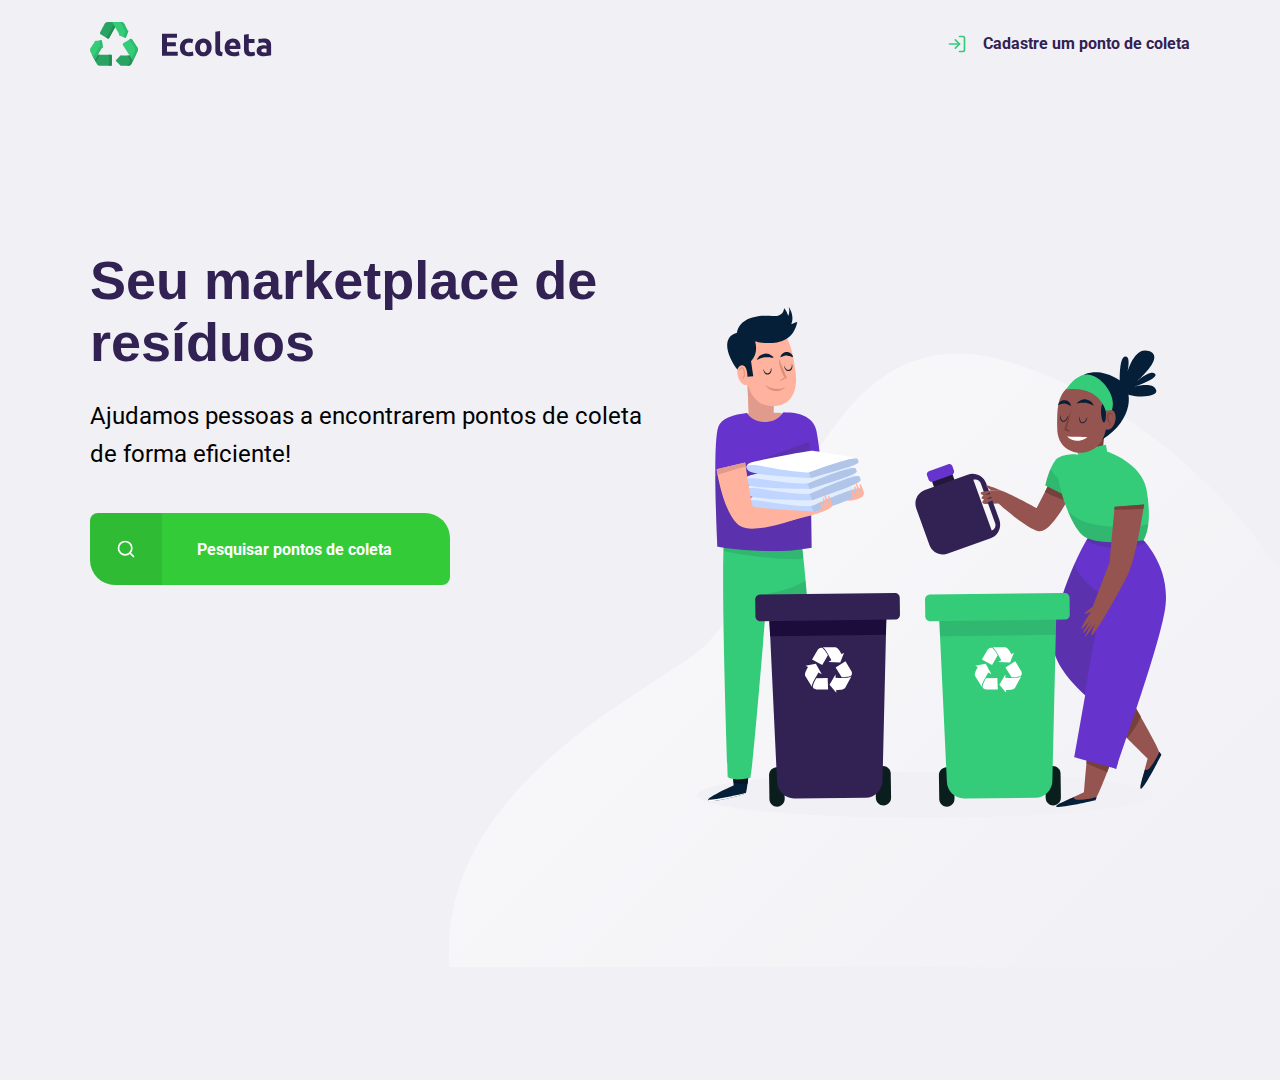
<file: index.html>
<!DOCTYPE html>
<html lang="pt_br"> <!-- Tipo de linguagem da página -->

<head>
    <meta charset="UTF-8"> <!-- Aceita alguns caracteres especiais -->
    <!-- Tag abaixo configura o site para ele caber em telas de diversos tamanhos -->
    <meta name="viewport" content="width=device-width, initial-scale=1.0">
    <title>Ecoleta</title>
    
    <!-- Tag abaixo adiciona a fonte "Roboto" e "Ubuntu" para utilização na página-->
    <link href="https://fonts.googleapis.com/css2?family=Roboto&Ubuntu:wght@700&display=swap" 
        rel="stylesheet">
    
    <!-- Adicionando estilização "CSS" à página -->
    <link rel="stylesheet" href="./styles/main.css">
    <link rel="stylesheet" href="./styles/home.css">
    <link rel="stylesheet" href="./styles/responsive.css">
</head>

<body>
    <!-- ID não pode ter nome repetido. É um identificador único -->
    <div id="page-home">
        <!-- Conteúdo da página inicial -->
        <div class="content">

            <!-- Cabeçalho da página -->
            <header>
                <img src="./assets/icones/logo.svg" alt="Logomarca" />

                <a href="createpoint.html">
                    <span></span>
                    Cadastre um ponto de coleta
                </a>
            </header>
            <!-- Fim do cabeçalho -->
            
            <!-- Partes com informações principais da página -->
            <main>
                <h1>
                    Seu marketplace de resíduos
                </h1>
    
                <p>Ajudamos pessoas a encontrarem pontos de coleta de forma eficiente!</p>
                
                <!-- "Botão" para pesquisa -->
                <a href="#">
                    <span></span>
                    <strong>Pesquisar pontos de coleta</strong>
                </a>

            </main>
            <!-- Fim do main -->

        </div>
    </div>
    <!-- Fim do conteúdo da página inicial -->

</body>
</html>
</file>
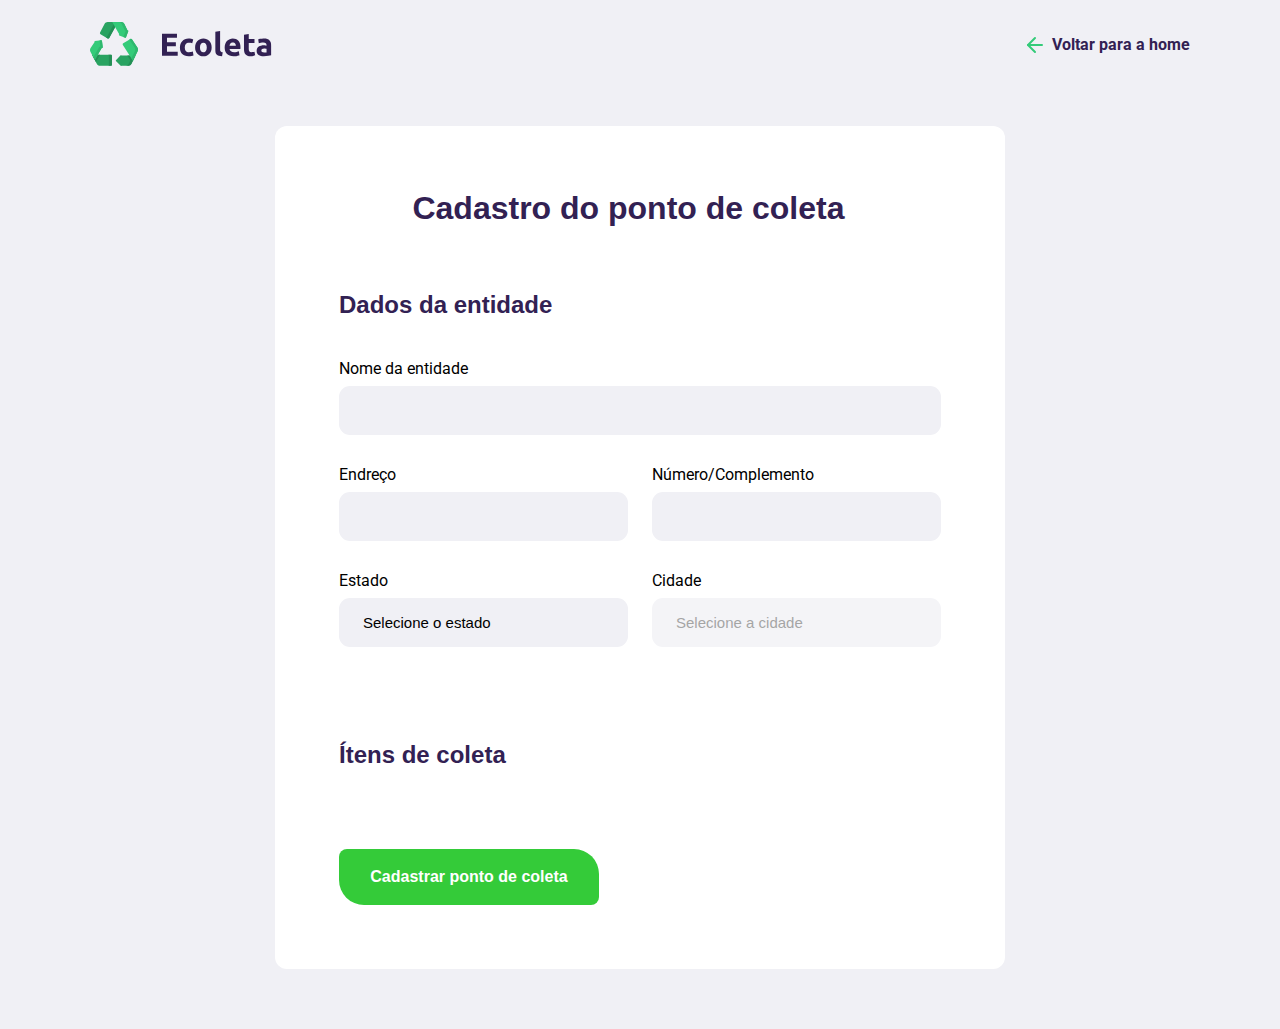
<file: createpoint.html>
<!DOCTYPE html>
<html lang="pt_br"> <!-- Tipo de linguagem da página -->

<head>
    <meta charset="UTF-8"> <!-- Aceita alguns caracteres especiais -->
    <!-- Tag abaixo configura o site para ele caber em telas de diversos tamanhos -->
    <meta name="viewport" content="width=device-width, initial-scale=1.0">
    <title>Criar ponto de coleta</title>
    
    <!-- Tag abaixo adiciona a fonte "Roboto" e "Ubuntu" para utilização na página-->
    <link href="https://fonts.googleapis.com/css2?family=Roboto&Ubuntu:wght@700&display=swap" 
        rel="stylesheet">
    
    <!-- Adicionando estilização "CSS" à página -->
    <link rel="stylesheet" href="./styles/main.css">
    <link rel="stylesheet" href="./styles/create-point.css">
    <link rel="stylesheet" href="./styles/responsive.css">
</head>

<body>
    <div id="page-create-point">
        <!-- Conteúdo da página criação de ponto de coleta -->

            <!-- Cabeçalho da página -->
            <header>
                <img src="./assets/icones/logo.svg" alt="Logomarca" />

                <a href="index.html">
                    <span></span>
                    Voltar para a home
                </a>
            </header>
            <!-- Fim do cabeçalho -->
            
            <!-- Formulário de cadastro de um ponto de coleta -->
            <form action="">
                <h1>Cadastro do ponto de coleta</h1>
                
                <!-- Parte para preencher os dados da entidade -->
                <fieldset>

                    <legend> <!-- Legenda do fieldset -->
                        <h2>Dados da entidade</h2>
                    </legend>

                    <div class="field"> <!-- Campo para o nome da entidade -->
                        <label for="">Nome da entidade</label>
                        <input type="text" name="name" /> <!-- Input de dados -->
                    </div>
                    
                    <!-- Campos para endereço e número da entidade -->
                    <div class="field-group">
                        <div class="field"> <!-- Campo de endereço -->
                            <label for="address">Endreço</label>
                            <input type="text" name="address" />
                        </div>

                        <div class="field"> <!-- Campo do número do endereço -->
                            <label for="address2">Número/Complemento</label>
                            <input type="text" name="address2" />
                        </div>
                    </div>
                    
                    <!-- Campos para cidade e estado da entidade -->
                    <div class="field-group">

                        <div class="field"> <!-- Campo do estado -->
                            <label for="state">Estado</label>
                            <select name="uf" id="">
                                <option value="">Selecione o estado</option>
                            </select>
                            
                            <!-- Input escondido para fazer validação do valor do estado -->
                            <input type="hidden" name="state" />
                        </div>

                        <div class="field"> <!-- Campo da cidade -->
                            <label for="city">Cidade</label>
                            <select name="city" disabled >
                                <option valeu="">Selecione a cidade</option>
                            </select>
                        </div>

                    </div>

                </fieldset>
                <!-- Fim da parte do preenchimento de dados -->
                
                <!-- Parte para escolher os ítens de coleta -->
                <fieldset>
                    <legend>
                        <h2>Ítens de coleta</h2>
                    </legend>
                </fieldset>
                
                <!-- Botão de envio do formulário -->
                <button type="submit">Cadastrar ponto de coleta</button>
            </form>
            <!-- Fim do formulário de cadastro -->
    </div>
    <!-- Fim do conteúdo da página inicial -->

    <!-- Importando um script JavaScript da pasta "scripts" do projeto -->
    <script src="./scripts/create-point.js"></script>
</body>
</html>
</file>
<file: styles/main.css>
:root { /* Referenciando a raíz do documento */
    /* Propriedades que podem ser replicadas no formato de variáveis */
    --title-color: #322153;
    --primary-color: #34cb39;
    --ubuntu-font: 'Ubuntu', sans-serif;
    --roboto-font: 'Roboto', sans-serif;
}

* { /* Referencia todos os seletores */
    margin: 0;
    padding: 0;
    box-sizing: border-box;
}

html {
    font-family: var(--roboto-font);
}

body {
    background: #f0f0f5;
    -webkit-font-smoothing: antialiased;
}

a { /* Estilizações para todos as tags <a> */
    text-decoration: none;
}

h1, h2, h3, h4, h5, h6 {
    font-family: var(--ubuntu-font);
    color: var(--title-color);
}

/* Box Model 
   Modelo de caixa
   Toda caixa tem largura, altura, espaçamentos, preenchimento,
   bordas, cor, fundo, maneira vista pelo HTML, posicionamento,
   alinhamento, etc... (display)
*/
</file>
<file: styles/home.css>
#page-home { /* Estilizações gerais para a home-page */
    height: 120vh;
    background: url("../assets/icones/home-background.svg") no-repeat;
    background-position: 35vw bottom;
}

#page-home .content { /* Tag "div" do conteúdo da home-page */
    width: 90%;
    max-width: 1100px;
    height: 100%;
    margin: 0 auto; /* "0" refere-se a "top e bottom" e "auto" a "left e right" */
    flex-direction: column;
    display: flex;
}

#page-home header { /* Cabeçalho da home-page */
    display: flex; /* Mostra os elementos em forma de linha */
    align-items: center;
    justify-content: space-between;
    padding-top: 2%;
}

#page-home header > a { /* Link para cadastrar um ponto de coleta */
    display: flex;
    color: var(--title-color);
    font-weight: 700;
}

#page-home header > a > span { /* Ícone ao lado do link de cadastro do ponto de coleta*/
    display: flex;
    margin-right: 16px;
    background-image: url("../assets/icones/log-in.svg");
    width: 20px;
    height: 20px;
}

#page-home main { /* Conteúdo principal da home-page */
    max-width: 560px;
    height: 65%;
    flex-direction: column;
    display: flex;
    justify-content: center;
}

#page-home main h1 {
    font-size: 54px;
}

#page-home main p { /* Parágrafo de descrição do "Ecoleta" */
    font-size: 24px;
    line-height: 38px;
    margin-top: 24px;
}

#page-home main a { /* "Botão" para pesquisar pontos de coleta */
    width: 100%;
    max-width: 360px;
    height: 72px;
    border-radius: 8px 25px;
    display: flex;
    align-items: center;
    margin-top: 40px;
    background: var(--primary-color);
    transition: background-color 400ms; /* Transição deste estado para o hover */
}

#page-home main a:hover { /* "hover": Propriedade de quando o mouse está em cima da tag */
    background-color: #2fb86e;
    cursor: pointer;
}

#page-home main a span { 
    width: 72px;
    height: 72px;
    /* Abaixo sumindo com algumas "bordinhas" irregulares da tag */
    border-top-left-radius: 8px;
    border-bottom-left-radius: 25px;
    /* Abaixo coloca-se esta propriedade para manter uma tonalidade mais escura da cor padrão */
    background-color: rgba(0, 0, 0, 0.08);
    display: flex;
    align-items: center;
    justify-content: center;
}

#page-home main a span::after { /* Criando-se um pseudo-elemento para a tag "a" */
    content: "";
    background-image: url("../assets/icones/search.svg");
    width: 20px;
    height: 20px;
}

#page-home main a strong { /* "strong" recebe um "font-weight: bold" por padrão */
    flex: 1;
    color: white;
    padding-left: 35px;
    padding-right: 35px;
}
</file>
<file: styles/responsive.css>
/* Parte abaixo de responsividade da página para telas menores */
/* Aplica um conjunto de regras para a aplicação de acordo com alguns parâmetros */
@media (max-width: 900px) { /* Caso para telas com largura máxima de 900 pixels */
    #page-home {
        background-position-x: 70vw;
    }

    #page-home .content {
        align-items: center;
        text-align: center;
    }

    #page-home header a {
        position: absolute; /* Posiciona os elementos um cima do outro */
        bottom: 48px;
        left: 50%;
        transform: translateX(-50%); /* Faz com que ache o ponto médio do eixo X*/
    }

    #page-home main {
        align-items: center;
    }
}

/* Caso para telas com largura mínima de 1700 pixels para mais */
@media(min-width: 1700px) {
    #page-home {
        background-position-x: 40vw;
        background-position-y: 15vw;
    }
}

@media(max-width: 1440px) { /* Caso para telas com largura até 1440 pixels */
    #page-home {
        background-position-y: 24vw;
    }
}

@media(min-width: 1440px) { /* Caso para telas com largura mínima de 1440 pixels para mais */
    #page-home {
        background-position-y: 200px;
    }
}

@media(max-height: 760px) { /* Caso para telas com altura até 760 pixels */
    #page-home {
        background-position-y: 200px;
    }
}
</file>
<file: styles/create-point.css>
#page-create-point { /* Estilizações gerais da página */
    width: 90%;
    max-width: 1100px;
    margin: 0 auto;
    /* Alinhamento da caixa pelo lado de fora desta */
}

/* Cabeçalho da página */
#page-create-point header {
    padding-top: 2%;
    display: flex;
    justify-content: space-between;
    align-items: center;
}

#page-create-point header a {
    color: var(--title-color);
    font-weight: bold;
    display: flex;
    align-items: center;
}

#page-create-point header a span {
    margin-right: 9px;
    background-image: url("../assets/icones/arrow-left.svg");
    display: flex;
    width: 20px;
    height: 22px;
} /* Fim da estilização do cabeçalho */

/* Estilização do formulário de cadastro */
#page-create-point form {
    background-color: white;
    margin: 60px auto;
    /* Preenchimento da "caixa" do formulário */
    padding: 64px;
    border-radius: 12px;
    max-width: 730px;
}

#page-create-point form h1 {
    transform: translateX(12.2%); /* Centralizando o texto da tag "h1" */
}

#page-create-point form fieldset {
    margin-top: 64px;
    border: 0; /* Tirando bordas laterais */
}

#page-create-point form legend {
    margin-bottom: 40px;
}

#page-create-point form legend h2 {
    font-size: 24px;
}

#page-create-point form .field { /* Estilização de cada campo de texto */
    flex: 1;
    display: flex;
    flex-direction: column;
    margin-bottom: 30px;
}

#page-create-point form .field-group {
    display: flex; /* Alinhando os campos */
}

#page-create-point form input, /* Estilizando ambos campos de input e de select */
#page-create-point form select {
    background-color: #f0f0f5; /* Cor do campo de input */
    border: 0;
    padding: 16px 24px;
    font-size: 15px;
    border-radius: 11px;
}

#page-create-point form select {
    /* Comandos abaixo faz o campo "perder" a característica de ser um "select */
    /* Em alguns navegadores podem ocorrer alguns problemas que não aplica a estilização */
    -webkit-appearance: none;
    -moz-appearance: none;
    appearance: none;
}

#page-create-point form label {
    font-size: 16px;
    margin-bottom: 8px;
}

/* Caso abaixo pega a tag com class="field" que vier após a outra tag ".field" */
#page-create-point form .field-group .field + .field {
    margin-left: 24px;
}

#page-create-point form button { /* Botão de "submit" */
    width: 260px;
    height: 56px;
    background-color: var(--primary-color);
    border-radius: 8px 25px;
    color: white;
    font-weight: bold;
    font-size: 16px;
    border: 0;
    transition: 400ms;
    margin-top: 40px;
}

#page-create-point form button:hover {
    background-color: #2fb86e;
    cursor: pointer;
}
</file>
